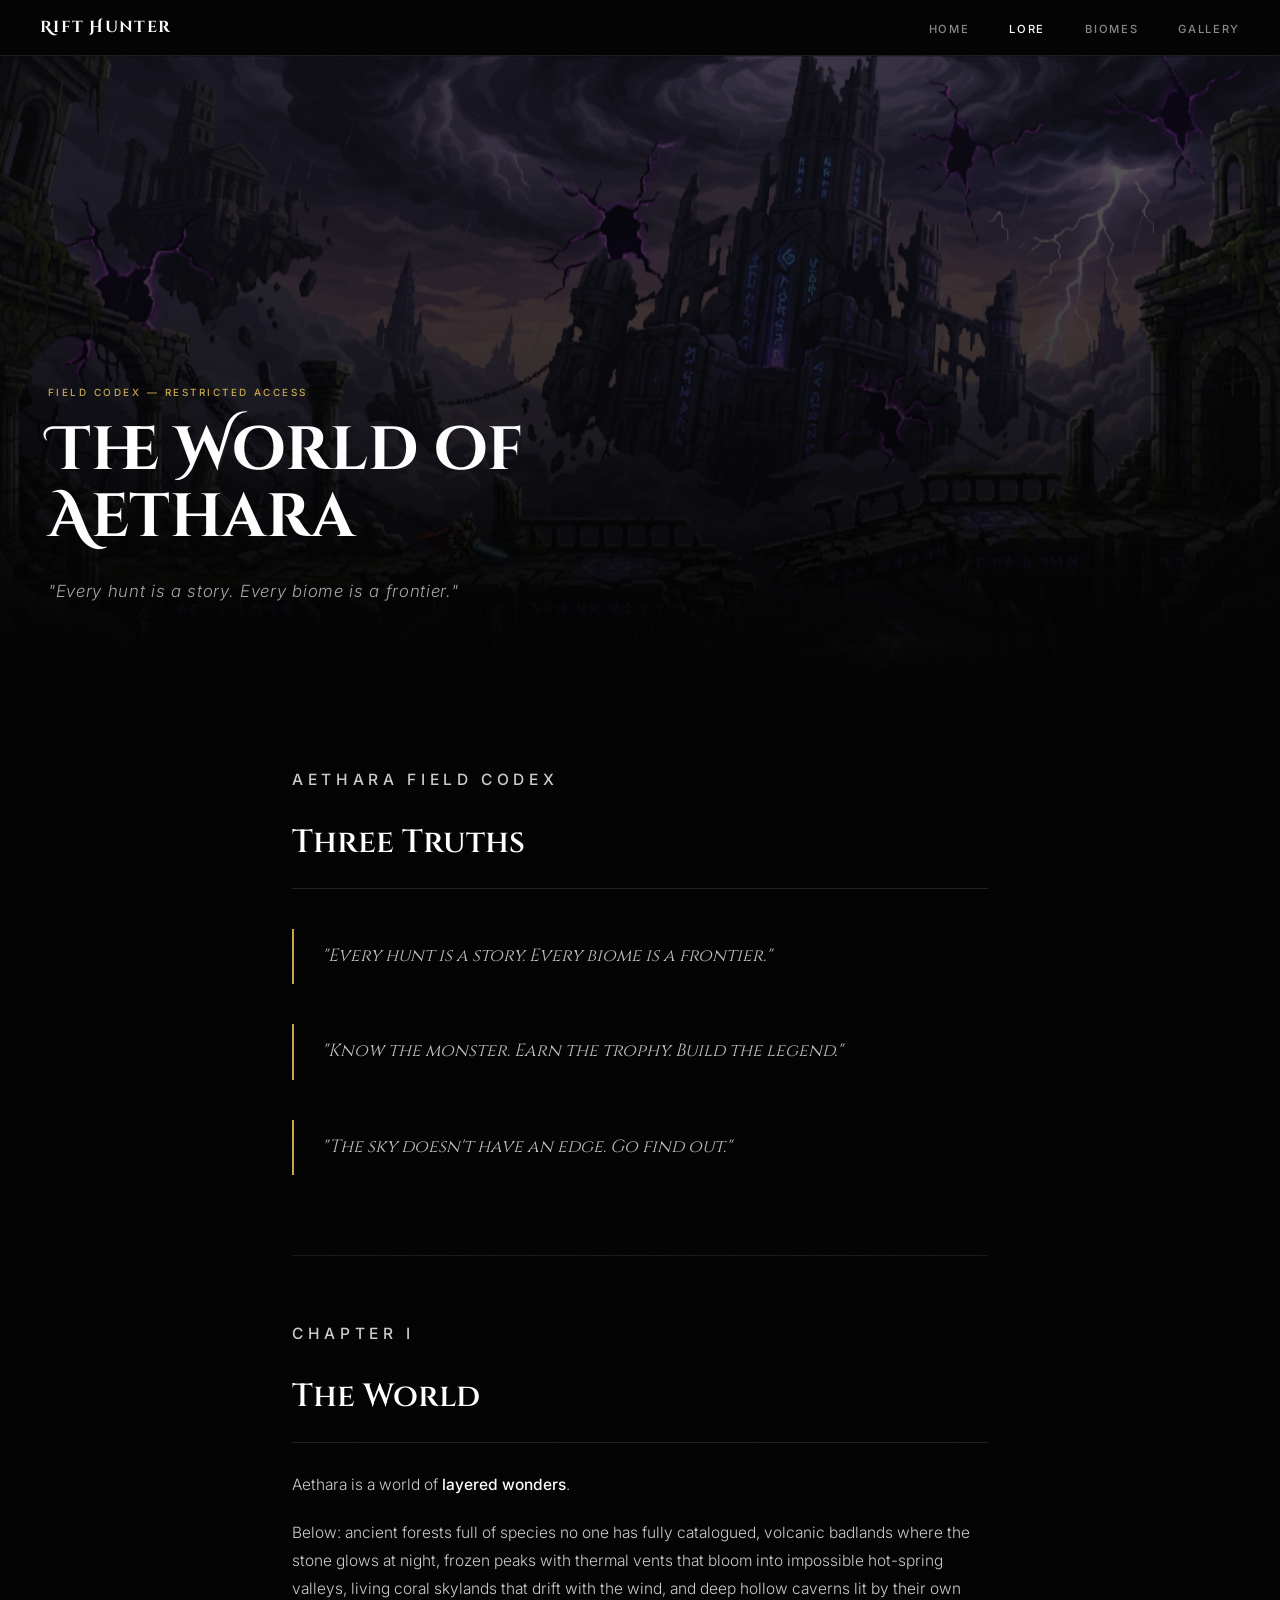
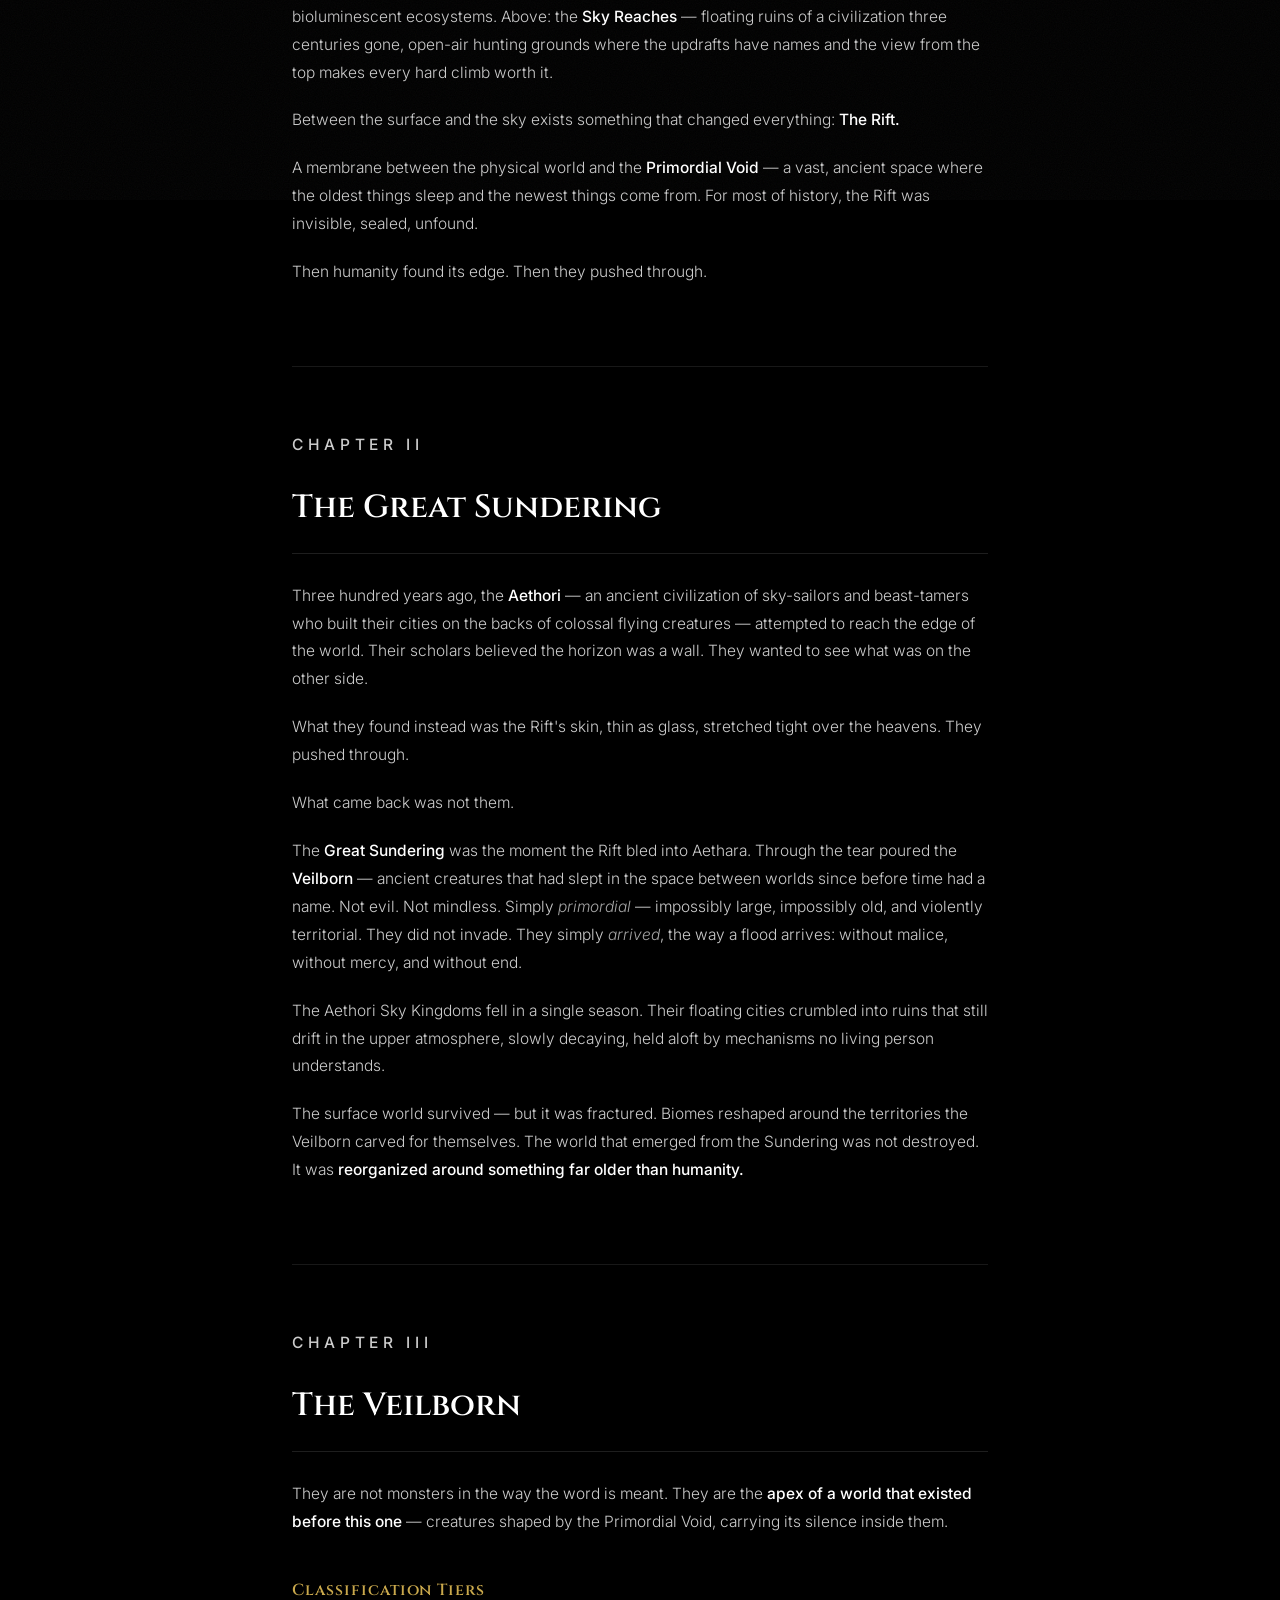
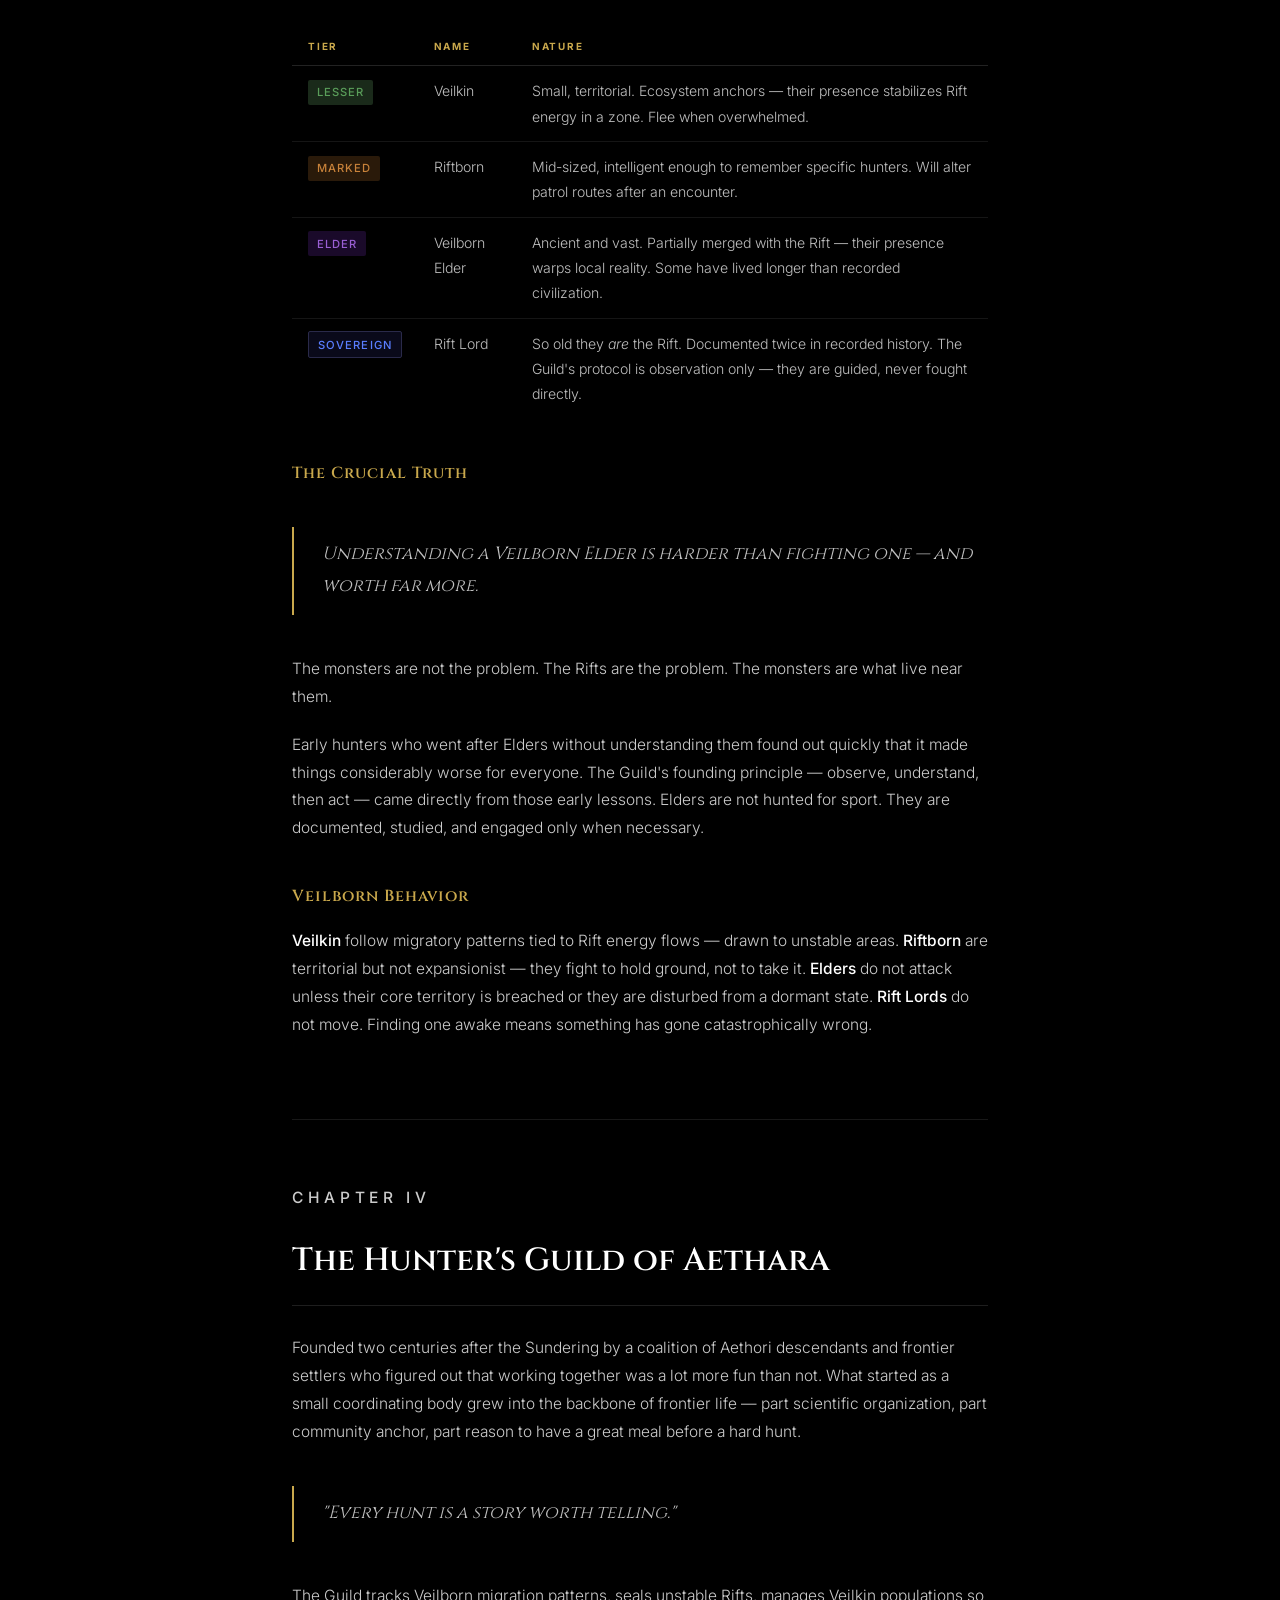
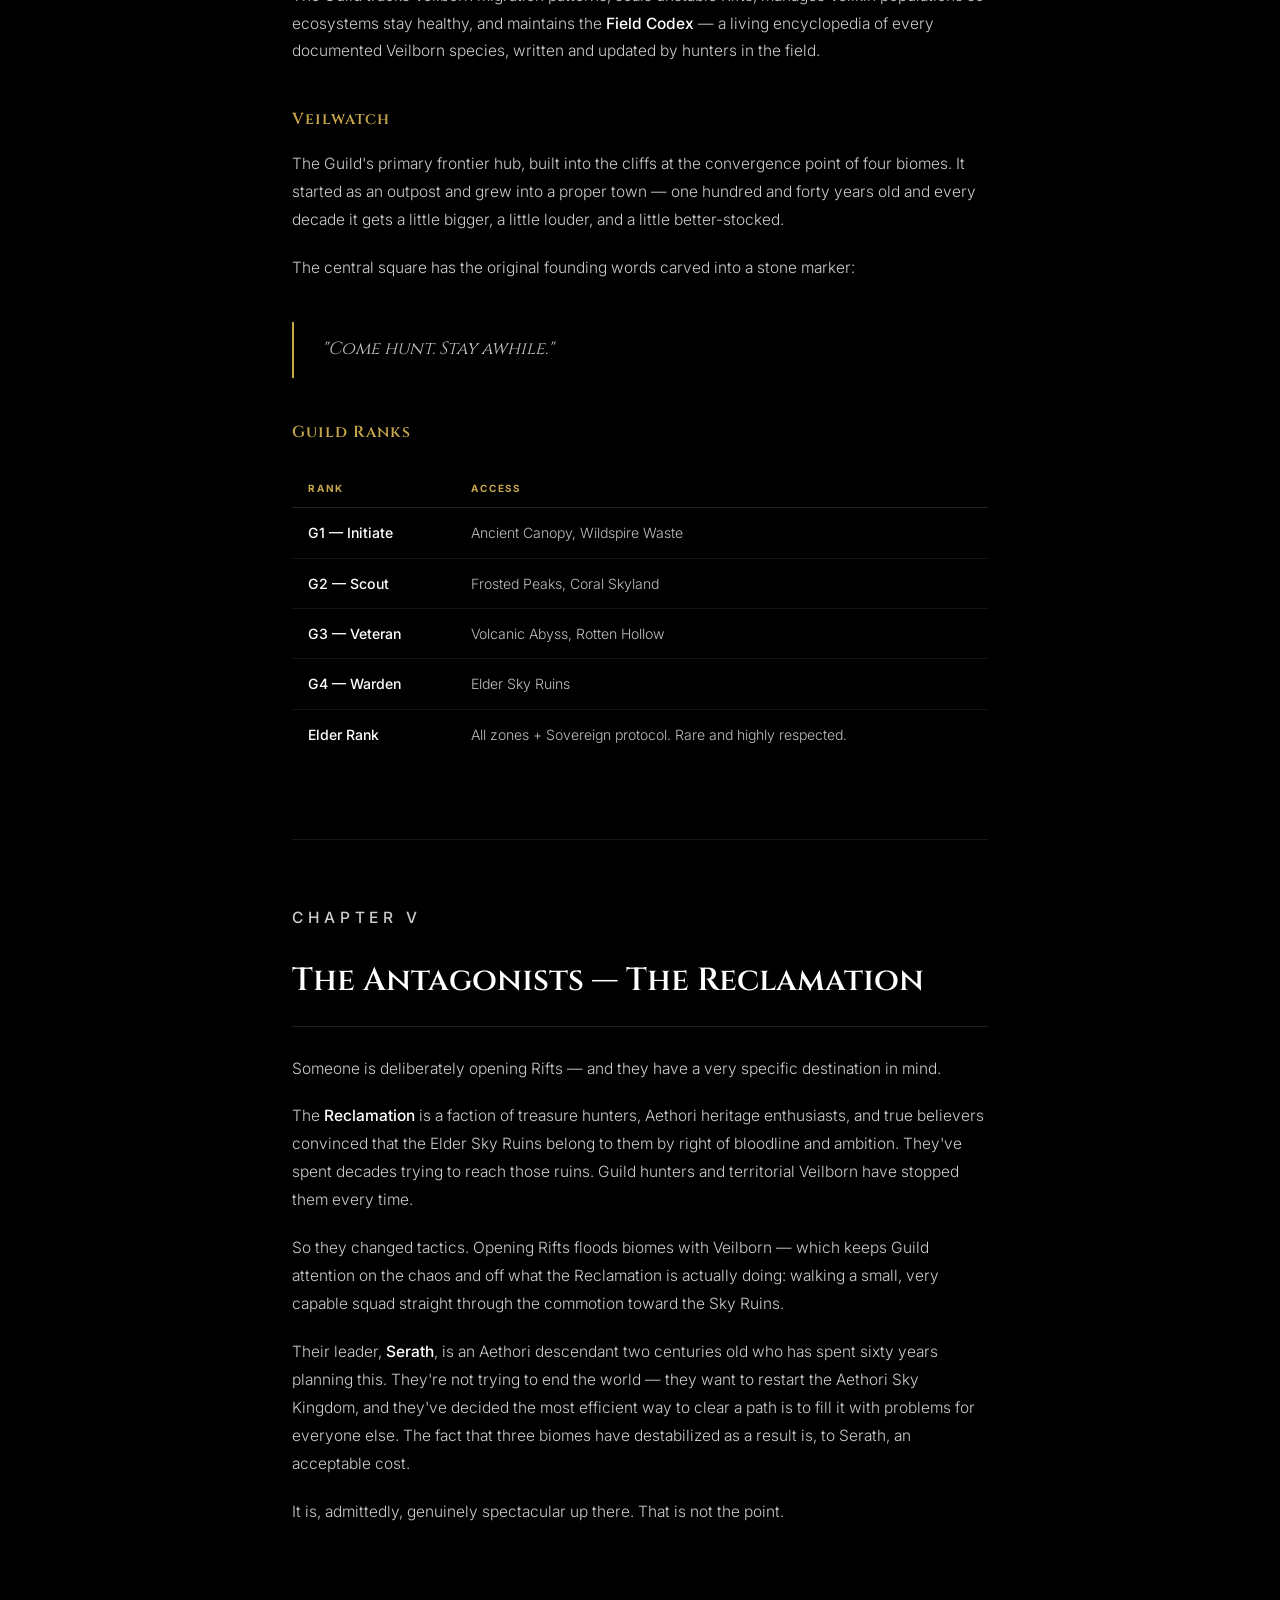
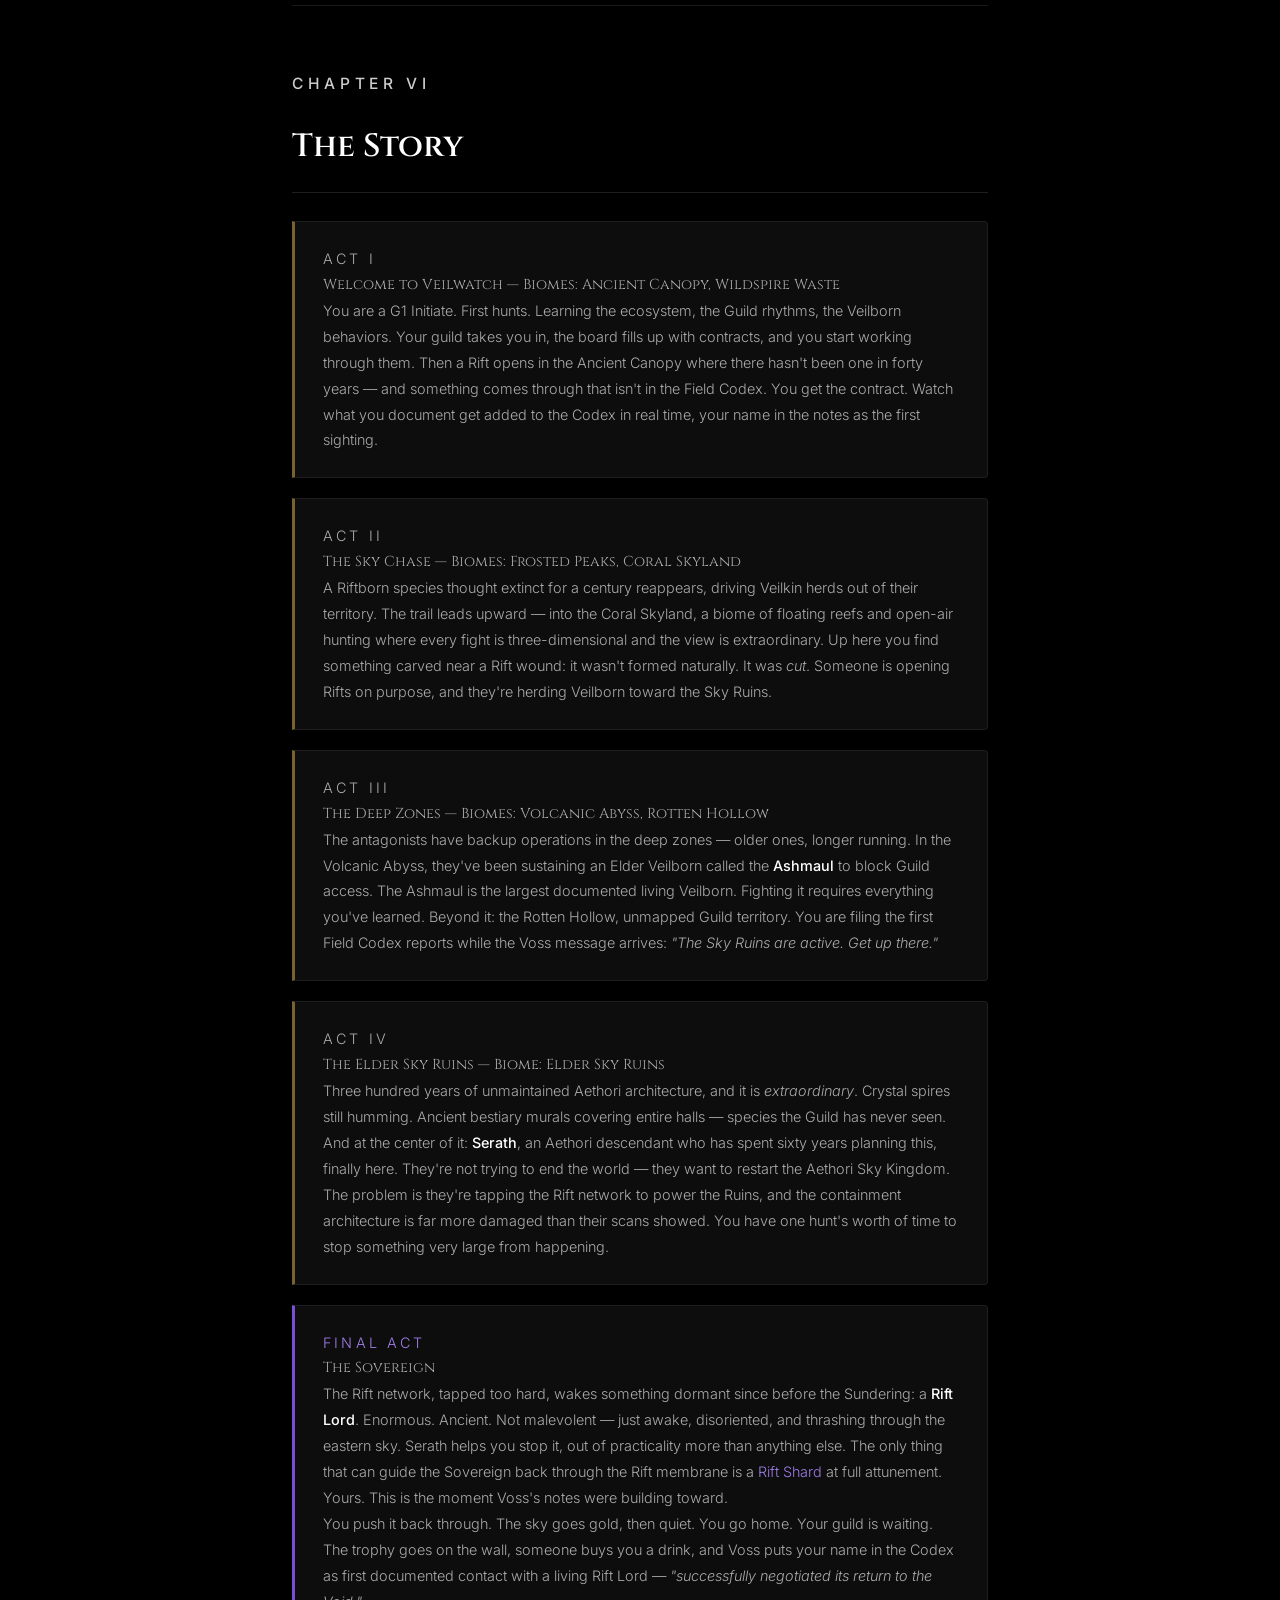
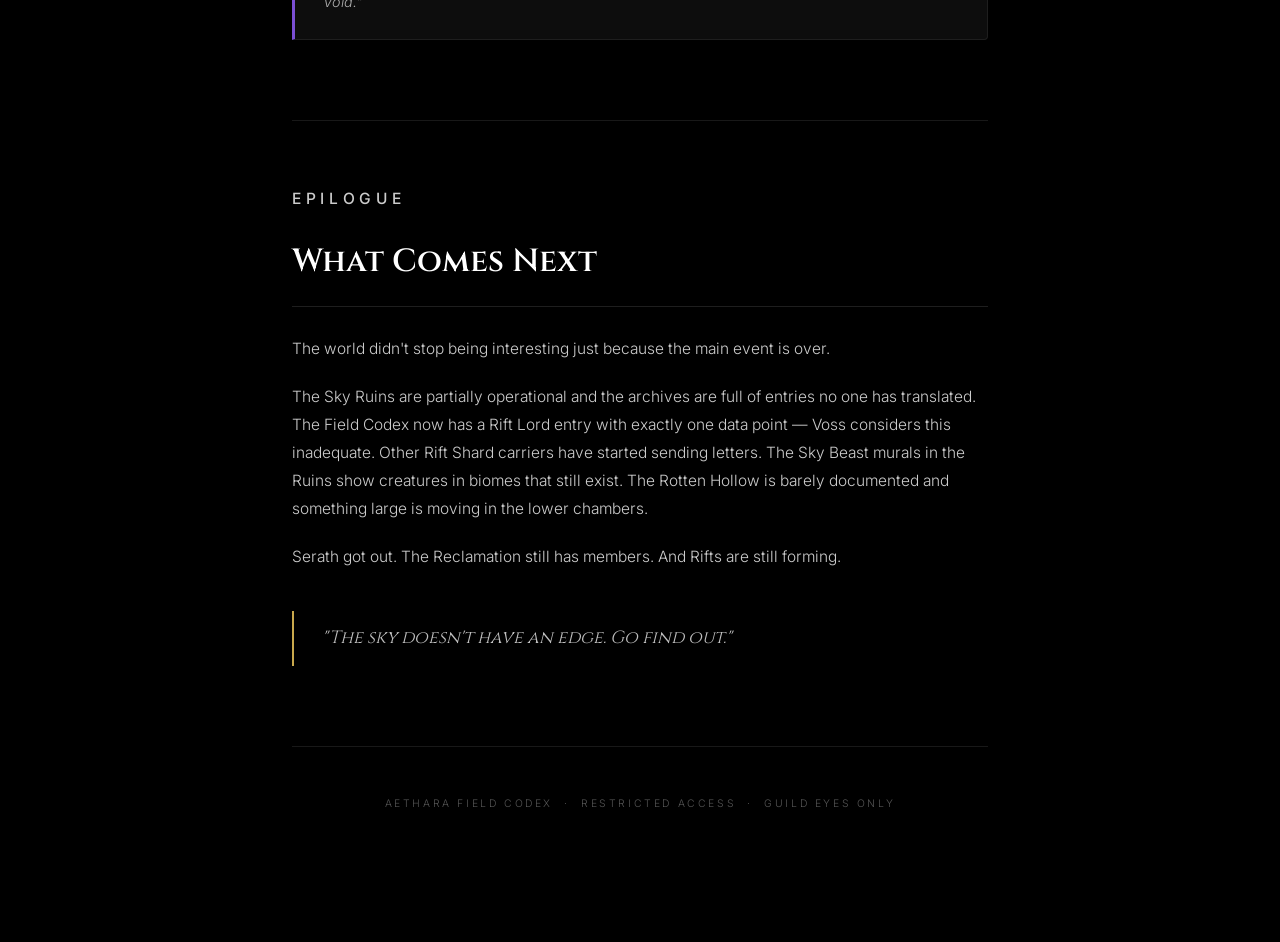
<file: docs/lore.html>
<!DOCTYPE html>
<html lang="en">
<head>
  <meta charset="UTF-8">
  <meta name="viewport" content="width=device-width, initial-scale=1.0">
  <title>Lore — Rift Hunter</title>
  <meta name="description" content="The world of Aethara — lore, history, the Great Sundering, and the Veilborn.">
  <meta property="og:title" content="Rift Hunter — The World of Aethara">
  <meta property="og:description" content="Every hunt is a story. Every biome is a frontier.">
  <meta property="og:image" content="assets/screenshots/sky-ruins.jpg">
  <link rel="preconnect" href="https://fonts.googleapis.com">
  <link href="https://fonts.googleapis.com/css2?family=Cinzel+Decorative:wght@700&family=Cinzel:wght@400;600&family=Inter:wght@300;400;500;600&display=swap" rel="stylesheet">
  <style>
    *, *::before, *::after { box-sizing: border-box; margin: 0; padding: 0; }

    :root {
      --black:  #000;
      --dark:   #0a0a0a;
      --mid:    #141414;
      --white:  #ffffff;
      --gray:   #888888;
      --dim:    #555555;
      --gold:   #c9a84c;
      --gold-dim: #7a6230;
      --rift:   #7b4fd4;
      --rift-dim: #3a2466;
    }

    html { scroll-behavior: smooth; }

    body {
      background: var(--black);
      color: var(--white);
      font-family: 'Inter', sans-serif;
      font-weight: 300;
      line-height: 1.8;
      overflow-x: hidden;
    }

    /* ── FILM GRAIN ── */
    .grain {
      position: fixed; inset: -100%; width: 300%; height: 300%;
      pointer-events: none; z-index: 9998; opacity: 0.042;
      background-image: url("data:image/svg+xml,%3Csvg xmlns='http://www.w3.org/2000/svg' width='200' height='200'%3E%3Cfilter id='n'%3E%3CfeTurbulence type='fractalNoise' baseFrequency='0.85' numOctaves='4' stitchTiles='stitch'/%3E%3C/filter%3E%3Crect width='200' height='200' filter='url(%23n)'/%3E%3C/svg%3E");
      background-repeat: repeat; background-size: 200px 200px;
      animation: grain-shift 0.32s steps(1) infinite;
    }
    @keyframes grain-shift {
      0%{transform:translate(0,0)} 16%{transform:translate(-5%,-8%)}
      33%{transform:translate(4%,5%)} 50%{transform:translate(-4%,9%)}
      66%{transform:translate(8%,-4%)} 83%{transform:translate(-8%,4%)}
    }
    @media (prefers-reduced-motion: reduce) { .grain { animation: none; } }
    @media (max-width: 680px) { .grain { display: none; } }

    /* ── SCROLL PROGRESS ── */
    .scroll-bar {
      position: fixed; top: 56px; left: 0;
      height: 2px; width: 0%;
      background: var(--gold); z-index: 300;
      pointer-events: none;
    }

    /* ── NAV ── */
    nav {
      position: fixed; top: 0; left: 0; right: 0;
      z-index: 200; display: flex;
      align-items: center; justify-content: space-between;
      padding: 0 2.5rem; height: 56px;
      background: var(--black);
      border-bottom: 1px solid #1a1a1a;
    }
    .nav-logo {
      font-family: 'Cinzel Decorative', serif;
      font-size: 1rem; font-weight: 700;
      color: var(--white); text-decoration: none;
      letter-spacing: 0.08em;
    }
    .nav-links { display: flex; gap: 2.5rem; list-style: none; }
    .nav-links a {
      color: var(--gray); text-decoration: none;
      font-size: 0.7rem; font-weight: 500;
      letter-spacing: 0.15em; text-transform: uppercase;
      transition: color 0.15s;
    }
    .nav-links a:hover,
    .nav-links a.active { color: var(--white); }

    /* ── HERO ── */
    .lore-hero {
      position: relative; height: 70vh; min-height: 480px;
      margin-top: 56px; overflow: hidden;
      display: flex; align-items: flex-end;
    }
    .lore-hero-bg {
      position: absolute; inset: 0;
      background-image: url('assets/screenshots/sky-ruins.jpg');
      background-size: cover; background-position: center 30%;
      filter: brightness(0.38);
      transform: scale(1.05);
      will-change: transform;
    }
    .lore-hero-overlay {
      position: absolute; inset: 0;
      background: linear-gradient(to top, #000 0%, rgba(0,0,0,0.4) 50%, transparent 100%);
    }
    .lore-hero-content {
      position: relative; z-index: 2;
      padding: 0 3rem 5rem;
      max-width: 640px;
    }
    .lore-eyebrow {
      font-size: 0.62rem; font-weight: 500;
      letter-spacing: 0.25em; text-transform: uppercase;
      color: var(--gold); margin-bottom: 1rem;
    }
    .lore-hero-title {
      font-family: 'Cinzel Decorative', serif;
      font-size: clamp(2rem, 5vw, 3.8rem);
      font-weight: 700; color: var(--white);
      line-height: 1.1; margin-bottom: 1.5rem;
    }
    .lore-hero-tagline {
      font-size: 1.05rem; font-weight: 300;
      color: rgba(255,255,255,0.65);
      font-style: italic; letter-spacing: 0.04em;
    }

    /* ── MAIN CONTENT ── */
    .lore-body {
      max-width: 760px;
      margin: 0 auto;
      padding: 5rem 2rem 8rem;
    }

    /* Chapter divider */
    .chapter {
      margin-bottom: 5rem;
      opacity: 0;
      transform: translateY(24px);
      transition: opacity 0.6s ease, transform 0.6s ease;
    }
    .chapter.visible { opacity: 1; transform: none; }

    .chapter-label {
      font-size: 0.6rem; font-weight: 500;
      letter-spacing: 0.3em; text-transform: uppercase;
      color: var(--gold); margin-bottom: 0.75rem;
    }

    .chapter h2 {
      font-family: 'Cinzel', serif;
      font-size: clamp(1.4rem, 3vw, 2rem);
      font-weight: 600; color: var(--white);
      margin-bottom: 1.75rem;
      border-bottom: 1px solid #1e1e1e;
      padding-bottom: 1rem;
    }

    .chapter h3 {
      font-family: 'Cinzel', serif;
      font-size: 1rem; font-weight: 600;
      color: var(--gold); margin: 2.5rem 0 1rem;
      letter-spacing: 0.06em;
    }

    .chapter p {
      margin-bottom: 1.25rem;
      color: rgba(255,255,255,0.8);
      font-size: 0.97rem;
    }

    .chapter p strong {
      color: var(--white); font-weight: 500;
    }

    .chapter p em {
      color: rgba(255,255,255,0.65);
    }

    /* Pull quote */
    .pull-quote {
      border-left: 2px solid var(--gold);
      padding: 0.75rem 0 0.75rem 1.75rem;
      margin: 2.5rem 0;
      font-family: 'Cinzel', serif;
      font-size: 1.1rem;
      color: rgba(255,255,255,0.75);
      font-style: italic;
    }

    /* Table */
    .lore-table {
      width: 100%; border-collapse: collapse;
      margin: 1.5rem 0 2rem; font-size: 0.88rem;
    }
    .lore-table th {
      text-align: left; padding: 0.6rem 1rem;
      font-size: 0.62rem; letter-spacing: 0.18em;
      text-transform: uppercase; color: var(--gold);
      border-bottom: 1px solid #222;
    }
    .lore-table td {
      padding: 0.75rem 1rem;
      border-bottom: 1px solid #151515;
      color: rgba(255,255,255,0.75);
      vertical-align: top;
    }
    .lore-table td:first-child { color: var(--white); font-weight: 500; }
    .lore-table tr:last-child td { border-bottom: none; }

    /* Tier badges */
    .tier-badge {
      display: inline-block; padding: 0.15rem 0.55rem;
      border-radius: 2px; font-size: 0.7rem;
      font-weight: 500; letter-spacing: 0.1em;
      text-transform: uppercase;
    }
    .tier-veilkin  { background: #1a2a1a; color: #5a9e5a; }
    .tier-riftborn { background: #2a1a0a; color: #c8823a; }
    .tier-elder    { background: #1a0a2a; color: #9a5fd4; }
    .tier-sovereign{ background: #0a0a1a; color: #5a7eff; border: 1px solid #2a2a4a; }

    /* Rift glow text */
    .rift-text {
      color: #a07de8;
    }

    /* Act boxes */
    .act-box {
      background: #0d0d0d;
      border: 1px solid #1e1e1e;
      border-left: 3px solid var(--gold-dim);
      padding: 1.5rem 1.75rem;
      margin-bottom: 1.25rem;
      border-radius: 0 4px 4px 0;
    }
    .act-box.rift { border-left-color: var(--rift); }
    .act-label {
      font-size: 0.6rem; letter-spacing: 0.22em;
      text-transform: uppercase; color: var(--gold);
      margin-bottom: 0.5rem;
    }
    .act-box.rift .act-label { color: #a07de8; }
    .act-title {
      font-family: 'Cinzel', serif;
      font-size: 1rem; color: var(--white);
      margin-bottom: 0.75rem;
    }
    .act-box p {
      font-size: 0.9rem; margin-bottom: 0;
      color: rgba(255,255,255,0.65);
    }

    /* Chapter rule */
    .rule {
      border: none; border-top: 1px solid #181818;
      margin: 4rem 0;
    }

    /* Codex stamp */
    .codex-stamp {
      text-align: center;
      margin-top: 5rem;
      padding-top: 3rem;
      border-top: 1px solid #181818;
    }
    .codex-stamp p {
      font-size: 0.65rem; letter-spacing: 0.25em;
      text-transform: uppercase; color: var(--dim);
    }

    /* Back to top */
    .back-top {
      position: fixed; bottom: 2rem; right: 2rem;
      width: 42px; height: 42px;
      background: #111; border: 1px solid #2a2a2a;
      border-radius: 50%; display: flex;
      align-items: center; justify-content: center;
      cursor: pointer; opacity: 0;
      transition: opacity 0.3s, border-color 0.2s;
      z-index: 100;
    }
    .back-top.visible { opacity: 1; }
    .back-top:hover { border-color: var(--gold); }
    .back-top svg { width: 16px; fill: var(--gray); }

    @media (max-width: 680px) {
      .lore-hero-content { padding: 0 1.5rem 4rem; }
      .lore-body { padding: 3rem 1.25rem 6rem; }
      .nav-links li:not(:first-child) { display: none; }
    }
  </style>
</head>
<body>
<script>document.documentElement.classList.add('js');</script>
<div class="grain" aria-hidden="true"></div>
<div class="scroll-bar" id="scrollBar"></div>

<nav>
  <a class="nav-logo" href="index.html">Rift Hunter</a>
  <ul class="nav-links">
    <li><a href="index.html">Home</a></li>
    <li><a href="lore.html" class="active">Lore</a></li>
    <li><a href="index.html#biomes">Biomes</a></li>
    <li><a href="index.html#gallery">Gallery</a></li>
  </ul>
</nav>

<!-- HERO -->
<section class="lore-hero" aria-label="Lore hero">
  <div class="lore-hero-bg" id="loreBg" aria-hidden="true"></div>
  <div class="lore-hero-overlay" aria-hidden="true"></div>
  <div class="lore-hero-content">
    <p class="lore-eyebrow">Field Codex — Restricted Access</p>
    <h1 class="lore-hero-title">The World of Aethara</h1>
    <p class="lore-hero-tagline">"Every hunt is a story. Every biome is a frontier."</p>
  </div>
</section>

<!-- LORE BODY -->
<main class="lore-body" id="main">

  <!-- TAGLINES -->
  <div class="chapter" id="intro">
    <p class="chapter-label">Aethara Field Codex</p>
    <h2>Three Truths</h2>
    <div class="pull-quote">"Every hunt is a story. Every biome is a frontier."</div>
    <div class="pull-quote">"Know the monster. Earn the trophy. Build the legend."</div>
    <div class="pull-quote">"The sky doesn't have an edge. Go find out."</div>
  </div>

  <hr class="rule">

  <!-- THE WORLD -->
  <div class="chapter" id="world">
    <p class="chapter-label">Chapter I</p>
    <h2>The World</h2>
    <p>Aethara is a world of <strong>layered wonders</strong>.</p>
    <p>Below: ancient forests full of species no one has fully catalogued, volcanic badlands where the stone glows at night, frozen peaks with thermal vents that bloom into impossible hot-spring valleys, living coral skylands that drift with the wind, and deep hollow caverns lit by their own bioluminescent ecosystems. Above: the <strong>Sky Reaches</strong> — floating ruins of a civilization three centuries gone, open-air hunting grounds where the updrafts have names and the view from the top makes every hard climb worth it.</p>
    <p>Between the surface and the sky exists something that changed everything: <strong class="rift-text">The Rift.</strong></p>
    <p>A membrane between the physical world and the <strong>Primordial Void</strong> — a vast, ancient space where the oldest things sleep and the newest things come from. For most of history, the Rift was invisible, sealed, unfound.</p>
    <p>Then humanity found its edge. Then they pushed through.</p>
  </div>

  <hr class="rule">

  <!-- THE SUNDERING -->
  <div class="chapter" id="sundering">
    <p class="chapter-label">Chapter II</p>
    <h2>The Great Sundering</h2>
    <p>Three hundred years ago, the <strong>Aethori</strong> — an ancient civilization of sky-sailors and beast-tamers who built their cities on the backs of colossal flying creatures — attempted to reach the edge of the world. Their scholars believed the horizon was a wall. They wanted to see what was on the other side.</p>
    <p>What they found instead was the Rift's skin, thin as glass, stretched tight over the heavens. They pushed through.</p>
    <p>What came back was not them.</p>
    <p>The <strong>Great Sundering</strong> was the moment the Rift bled into Aethara. Through the tear poured the <strong class="rift-text">Veilborn</strong> — ancient creatures that had slept in the space between worlds since before time had a name. Not evil. Not mindless. Simply <em>primordial</em> — impossibly large, impossibly old, and violently territorial. They did not invade. They simply <em>arrived</em>, the way a flood arrives: without malice, without mercy, and without end.</p>
    <p>The Aethori Sky Kingdoms fell in a single season. Their floating cities crumbled into ruins that still drift in the upper atmosphere, slowly decaying, held aloft by mechanisms no living person understands.</p>
    <p>The surface world survived — but it was fractured. Biomes reshaped around the territories the Veilborn carved for themselves. The world that emerged from the Sundering was not destroyed. It was <strong>reorganized around something far older than humanity.</strong></p>
  </div>

  <hr class="rule">

  <!-- THE VEILBORN -->
  <div class="chapter" id="veilborn">
    <p class="chapter-label">Chapter III</p>
    <h2>The Veilborn</h2>
    <p>They are not monsters in the way the word is meant. They are the <strong>apex of a world that existed before this one</strong> — creatures shaped by the Primordial Void, carrying its silence inside them.</p>

    <h3>Classification Tiers</h3>
    <table class="lore-table">
      <thead>
        <tr>
          <th>Tier</th>
          <th>Name</th>
          <th>Nature</th>
        </tr>
      </thead>
      <tbody>
        <tr>
          <td><span class="tier-badge tier-veilkin">Lesser</span></td>
          <td>Veilkin</td>
          <td>Small, territorial. Ecosystem anchors — their presence stabilizes Rift energy in a zone. Flee when overwhelmed.</td>
        </tr>
        <tr>
          <td><span class="tier-badge tier-riftborn">Marked</span></td>
          <td>Riftborn</td>
          <td>Mid-sized, intelligent enough to remember specific hunters. Will alter patrol routes after an encounter.</td>
        </tr>
        <tr>
          <td><span class="tier-badge tier-elder">Elder</span></td>
          <td>Veilborn Elder</td>
          <td>Ancient and vast. Partially merged with the Rift — their presence warps local reality. Some have lived longer than recorded civilization.</td>
        </tr>
        <tr>
          <td><span class="tier-badge tier-sovereign">Sovereign</span></td>
          <td>Rift Lord</td>
          <td>So old they <em>are</em> the Rift. Documented twice in recorded history. The Guild's protocol is observation only — they are guided, never fought directly.</td>
        </tr>
      </tbody>
    </table>

    <h3>The Crucial Truth</h3>
    <div class="pull-quote">Understanding a Veilborn Elder is harder than fighting one — and worth far more.</div>
    <p>The monsters are not the problem. The Rifts are the problem. The monsters are what live near them.</p>
    <p>Early hunters who went after Elders without understanding them found out quickly that it made things considerably worse for everyone. The Guild's founding principle — observe, understand, then act — came directly from those early lessons. Elders are not hunted for sport. They are documented, studied, and engaged only when necessary.</p>

    <h3>Veilborn Behavior</h3>
    <p><strong>Veilkin</strong> follow migratory patterns tied to Rift energy flows — drawn to unstable areas. <strong>Riftborn</strong> are territorial but not expansionist — they fight to hold ground, not to take it. <strong>Elders</strong> do not attack unless their core territory is breached or they are disturbed from a dormant state. <strong>Rift Lords</strong> do not move. Finding one awake means something has gone catastrophically wrong.</p>
  </div>

  <hr class="rule">

  <!-- THE GUILD -->
  <div class="chapter" id="guild">
    <p class="chapter-label">Chapter IV</p>
    <h2>The Hunter's Guild of Aethara</h2>
    <p>Founded two centuries after the Sundering by a coalition of Aethori descendants and frontier settlers who figured out that working together was a lot more fun than not. What started as a small coordinating body grew into the backbone of frontier life — part scientific organization, part community anchor, part reason to have a great meal before a hard hunt.</p>
    <div class="pull-quote">"Every hunt is a story worth telling."</div>
    <p>The Guild tracks Veilborn migration patterns, seals unstable Rifts, manages Veilkin populations so ecosystems stay healthy, and maintains the <strong>Field Codex</strong> — a living encyclopedia of every documented Veilborn species, written and updated by hunters in the field.</p>

    <h3>Veilwatch</h3>
    <p>The Guild's primary frontier hub, built into the cliffs at the convergence point of four biomes. It started as an outpost and grew into a proper town — one hundred and forty years old and every decade it gets a little bigger, a little louder, and a little better-stocked.</p>
    <p>The central square has the original founding words carved into a stone marker:</p>
    <div class="pull-quote">"Come hunt. Stay awhile."</div>

    <h3>Guild Ranks</h3>
    <table class="lore-table">
      <thead><tr><th>Rank</th><th>Access</th></tr></thead>
      <tbody>
        <tr><td>G1 — Initiate</td><td>Ancient Canopy, Wildspire Waste</td></tr>
        <tr><td>G2 — Scout</td><td>Frosted Peaks, Coral Skyland</td></tr>
        <tr><td>G3 — Veteran</td><td>Volcanic Abyss, Rotten Hollow</td></tr>
        <tr><td>G4 — Warden</td><td>Elder Sky Ruins</td></tr>
        <tr><td>Elder Rank</td><td>All zones + Sovereign protocol. Rare and highly respected.</td></tr>
      </tbody>
    </table>
  </div>

  <hr class="rule">

  <!-- THE ANTAGONISTS -->
  <div class="chapter" id="threat">
    <p class="chapter-label">Chapter V</p>
    <h2>The Antagonists — The Reclamation</h2>
    <p>Someone is deliberately opening Rifts — and they have a very specific destination in mind.</p>
    <p>The <strong>Reclamation</strong> is a faction of treasure hunters, Aethori heritage enthusiasts, and true believers convinced that the Elder Sky Ruins belong to them by right of bloodline and ambition. They've spent decades trying to reach those ruins. Guild hunters and territorial Veilborn have stopped them every time.</p>
    <p>So they changed tactics. Opening Rifts floods biomes with Veilborn — which keeps Guild attention on the chaos and off what the Reclamation is actually doing: walking a small, very capable squad straight through the commotion toward the Sky Ruins.</p>
    <p>Their leader, <strong>Serath</strong>, is an Aethori descendant two centuries old who has spent sixty years planning this. They're not trying to end the world — they want to restart the Aethori Sky Kingdom, and they've decided the most efficient way to clear a path is to fill it with problems for everyone else. The fact that three biomes have destabilized as a result is, to Serath, an acceptable cost.</p>
    <p>It is, admittedly, genuinely spectacular up there. That is not the point.</p>
  </div>

  <hr class="rule">

  <!-- THE STORY -->
  <div class="chapter" id="story">
    <p class="chapter-label">Chapter VI</p>
    <h2>The Story</h2>

    <div class="act-box" id="act1">
      <p class="act-label">Act I</p>
      <p class="act-title">Welcome to Veilwatch — Biomes: Ancient Canopy, Wildspire Waste</p>
      <p>You are a G1 Initiate. First hunts. Learning the ecosystem, the Guild rhythms, the Veilborn behaviors. Your guild takes you in, the board fills up with contracts, and you start working through them. Then a Rift opens in the Ancient Canopy where there hasn't been one in forty years — and something comes through that isn't in the Field Codex. You get the contract. Watch what you document get added to the Codex in real time, your name in the notes as the first sighting.</p>
    </div>

    <div class="act-box" id="act2">
      <p class="act-label">Act II</p>
      <p class="act-title">The Sky Chase — Biomes: Frosted Peaks, Coral Skyland</p>
      <p>A Riftborn species thought extinct for a century reappears, driving Veilkin herds out of their territory. The trail leads upward — into the Coral Skyland, a biome of floating reefs and open-air hunting where every fight is three-dimensional and the view is extraordinary. Up here you find something carved near a Rift wound: it wasn't formed naturally. It was <em>cut</em>. Someone is opening Rifts on purpose, and they're herding Veilborn toward the Sky Ruins.</p>
    </div>

    <div class="act-box" id="act3">
      <p class="act-label">Act III</p>
      <p class="act-title">The Deep Zones — Biomes: Volcanic Abyss, Rotten Hollow</p>
      <p>The antagonists have backup operations in the deep zones — older ones, longer running. In the Volcanic Abyss, they've been sustaining an Elder Veilborn called the <strong>Ashmaul</strong> to block Guild access. The Ashmaul is the largest documented living Veilborn. Fighting it requires everything you've learned. Beyond it: the Rotten Hollow, unmapped Guild territory. You are filing the first Field Codex reports while the Voss message arrives: <em>"The Sky Ruins are active. Get up there."</em></p>
    </div>

    <div class="act-box" id="act4">
      <p class="act-label">Act IV</p>
      <p class="act-title">The Elder Sky Ruins — Biome: Elder Sky Ruins</p>
      <p>Three hundred years of unmaintained Aethori architecture, and it is <em>extraordinary</em>. Crystal spires still humming. Ancient bestiary murals covering entire halls — species the Guild has never seen. And at the center of it: <strong>Serath</strong>, an Aethori descendant who has spent sixty years planning this, finally here. They're not trying to end the world — they want to restart the Aethori Sky Kingdom. The problem is they're tapping the Rift network to power the Ruins, and the containment architecture is far more damaged than their scans showed. You have one hunt's worth of time to stop something very large from happening.</p>
    </div>

    <div class="act-box rift" id="final">
      <p class="act-label">Final Act</p>
      <p class="act-title">The Sovereign</p>
      <p>The Rift network, tapped too hard, wakes something dormant since before the Sundering: a <strong>Rift Lord</strong>. Enormous. Ancient. Not malevolent — just awake, disoriented, and thrashing through the eastern sky. Serath helps you stop it, out of practicality more than anything else. The only thing that can guide the Sovereign back through the Rift membrane is a <span class="rift-text">Rift Shard</span> at full attunement. Yours. This is the moment Voss's notes were building toward.</p>
      <p>You push it back through. The sky goes gold, then quiet. You go home. Your guild is waiting. The trophy goes on the wall, someone buys you a drink, and Voss puts your name in the Codex as first documented contact with a living Rift Lord — <em>"successfully negotiated its return to the Void."</em></p>
    </div>
  </div>

  <hr class="rule">

  <!-- LOOSE ENDS -->
  <div class="chapter" id="after">
    <p class="chapter-label">Epilogue</p>
    <h2>What Comes Next</h2>
    <p>The world didn't stop being interesting just because the main event is over.</p>
    <p>The Sky Ruins are partially operational and the archives are full of entries no one has translated. The Field Codex now has a Rift Lord entry with exactly one data point — Voss considers this inadequate. Other Rift Shard carriers have started sending letters. The Sky Beast murals in the Ruins show creatures in biomes that still exist. The Rotten Hollow is barely documented and something large is moving in the lower chambers.</p>
    <p>Serath got out. The Reclamation still has members. And Rifts are still forming.</p>
    <div class="pull-quote">"The sky doesn't have an edge. Go find out."</div>
  </div>

  <div class="codex-stamp">
    <p>Aethara Field Codex &nbsp;·&nbsp; Restricted Access &nbsp;·&nbsp; Guild Eyes Only</p>
  </div>

</main>

<!-- BACK TO TOP -->
<button class="back-top" id="backTop" aria-label="Back to top" onclick="window.scrollTo({top:0,behavior:'smooth'})">
  <svg viewBox="0 0 24 24"><path d="M12 4l-8 8h5v8h6v-8h5z"/></svg>
</button>

<script>
  // Scroll progress bar
  const scrollBar = document.getElementById('scrollBar');
  const loreBg    = document.getElementById('loreBg');
  const backTop   = document.getElementById('backTop');
  let ticking = false;

  window.addEventListener('scroll', () => {
    if (ticking) return;
    ticking = true;
    requestAnimationFrame(() => {
      const st  = window.scrollY;
      const max = document.documentElement.scrollHeight - window.innerHeight;
      scrollBar.style.width = (st / max * 100) + '%';

      // Hero parallax
      if (loreBg) loreBg.style.transform = `scale(1.05) translateY(${st * 0.18}px)`;

      // Back to top visibility
      backTop.classList.toggle('visible', st > 600);

      ticking = false;
    });
  });

  // Scroll reveal for chapters
  const chapters = document.querySelectorAll('.chapter');
  const observer = new IntersectionObserver((entries) => {
    entries.forEach(e => { if (e.isIntersecting) e.target.classList.add('visible'); });
  }, { threshold: 0.08 });
  chapters.forEach(c => observer.observe(c));

  // Stagger act boxes
  document.querySelectorAll('.act-box').forEach((box, i) => {
    box.style.opacity = '0';
    box.style.transform = 'translateY(16px)';
    box.style.transition = `opacity 0.5s ${i * 0.08}s ease, transform 0.5s ${i * 0.08}s ease`;
    const obs = new IntersectionObserver(([e]) => {
      if (e.isIntersecting) { box.style.opacity = '1'; box.style.transform = 'none'; obs.disconnect(); }
    }, { threshold: 0.1 });
    obs.observe(box);
  });
</script>
</body>
</html>
</file>
